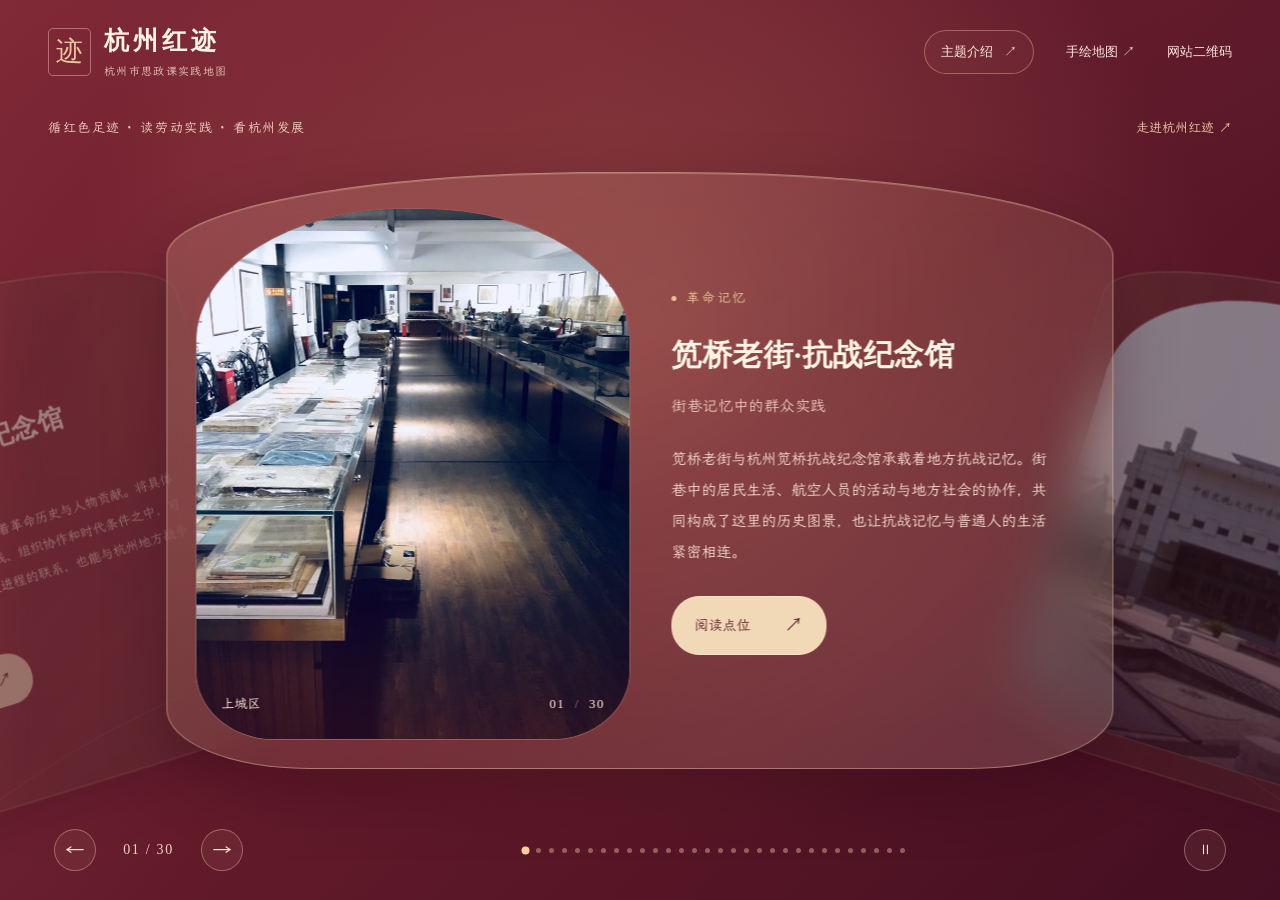
<file: index.html>
<!doctype html>
<html lang="zh-CN">
<head>
  <meta charset="utf-8">
  <meta name="viewport" content="width=device-width,initial-scale=1">
  <meta name="theme-color" content="#681c2b">
  <meta name="description" content="杭州红迹·杭州市思政课实践地图。循着手绘地图，走近杭州30处观察点，读懂地方历史与实践背后的马克思主义基本原理。">
  <title>杭州红迹 · 杭州市思政课实践地图</title>
  <link rel="icon" href="favicon.svg" type="image/svg+xml">
  <link rel="stylesheet" href="styles.css">
  <script src="data.js" defer></script>
  <script src="site-config.js" defer></script>
  <script src="app.js" defer></script>
</head>
<body class="home-page">
  <div class="hero-backdrop" aria-hidden="true"><img id="hero-background" src="photo-01.webp" alt=""><div></div></div>
  <header class="site-header">
    <a class="brand" href="index.html" aria-label="杭州红迹首页"><span class="brand-seal" aria-hidden="true">迹</span><span class="brand-name">杭州红迹<span>杭州市思政课实践地图</span></span></a>
    <nav class="site-nav" aria-label="主导航"><a class="nav-link" href="introduction.html">主题介绍 <span aria-hidden="true">↗</span></a><button id="open-map">手绘地图 <span aria-hidden="true">↗</span></button><button id="open-share">网站二维码</button></nav>
  </header>

  <main class="home-main">
    <section id="carousel" class="hero-stage" aria-roledescription="轮播" aria-label="杭州红迹点位">
      <div class="hero-stage-heading"><p>循红色足迹 · 读劳动实践 · 看杭州发展</p><a href="introduction.html">走进杭州红迹 <span aria-hidden="true">↗</span></a></div>
      <div class="hero-frame">
        <div id="carousel-cards"></div>
      </div>
      <div class="hero-controls">
        <div class="slide-stepper"><button id="previous" class="step-button" aria-label="上一个点位">←</button><span id="carousel-count" class="carousel-count" aria-live="off">01 / 30</span><button id="next" class="step-button" aria-label="下一个点位">→</button></div>
        <div id="carousel-dots" class="carousel-dots" aria-label="选择轮播点位"></div>
        <button id="autoplay" class="autoplay" aria-label="暂停自动轮播" aria-pressed="false">Ⅱ</button>
      </div>
    </section>
  </main>
  <dialog id="point-dialog" class="point-dialog" aria-labelledby="point-title"><button class="close-button" data-close aria-label="关闭详情">×</button><div id="point-content"></div></dialog>
  <dialog id="map-dialog" class="map-dialog" aria-labelledby="map-title"><div class="map-toolbar"><h2 id="map-title">杭州红迹 · 手绘地图</h2><div><a href="杭州红迹-手绘地图.png?rev=3092199ca335" download>下载原图 ↓</a><button data-close aria-label="关闭地图">×</button></div></div><div class="map-scroll"><img src="map-detail.webp?rev=3092199ca335" alt="杭州红迹手绘地图，完整呈现13个区县市和30处点位" width="5000" height="3500"></div><p class="map-hint">双击地图切换放大，可滚动查看细节。</p></dialog>
  <dialog id="share-dialog" class="share-dialog" aria-labelledby="share-title"><button class="close-button" data-close aria-label="关闭二维码">×</button><span class="dialog-kicker">杭州红迹 · 数字导览</span><h2 id="share-title">扫码访问配套网站</h2><img src="site-qr.png" alt="杭州红迹介绍网站访问二维码" width="260" height="260"><a id="site-url" href="#"></a><a class="download-qr" href="site-qr.png" download="杭州红迹-访问二维码.png">保存二维码 ↓</a></dialog>
</body>
</html>
</file>
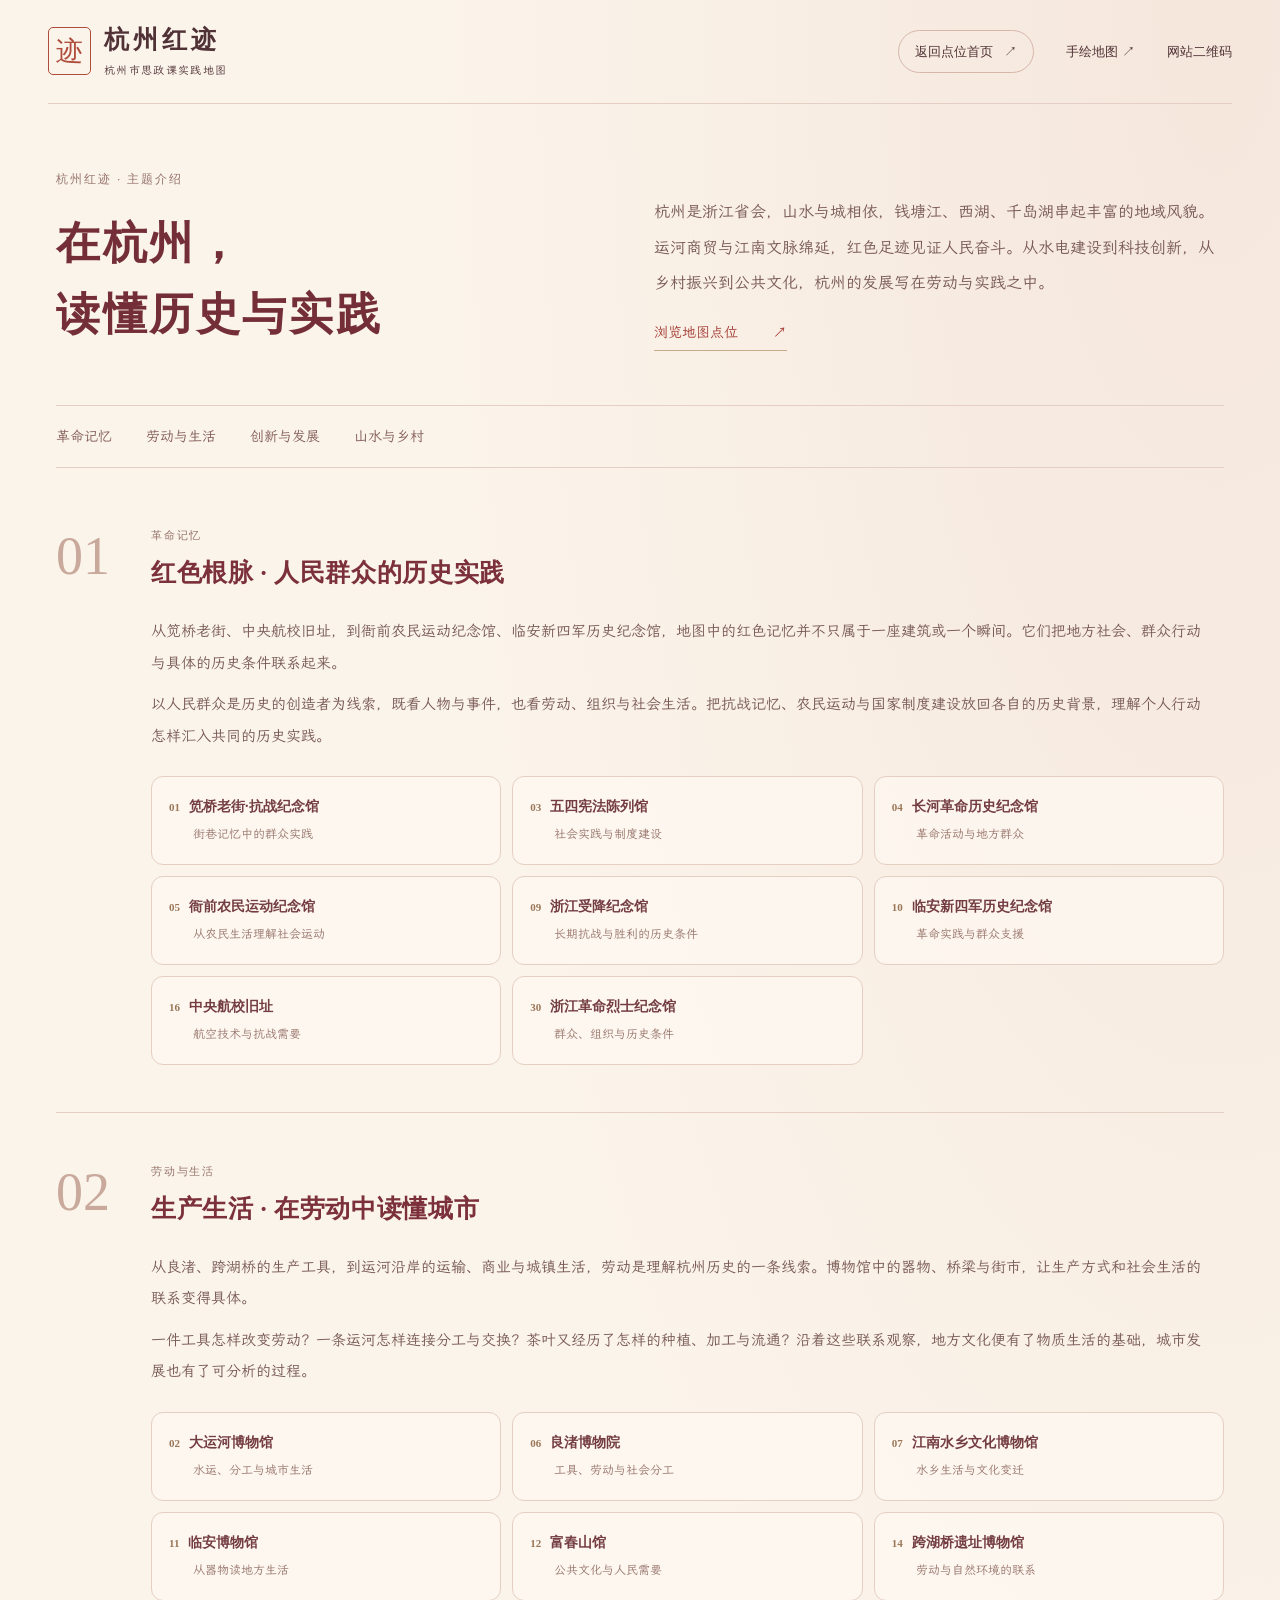
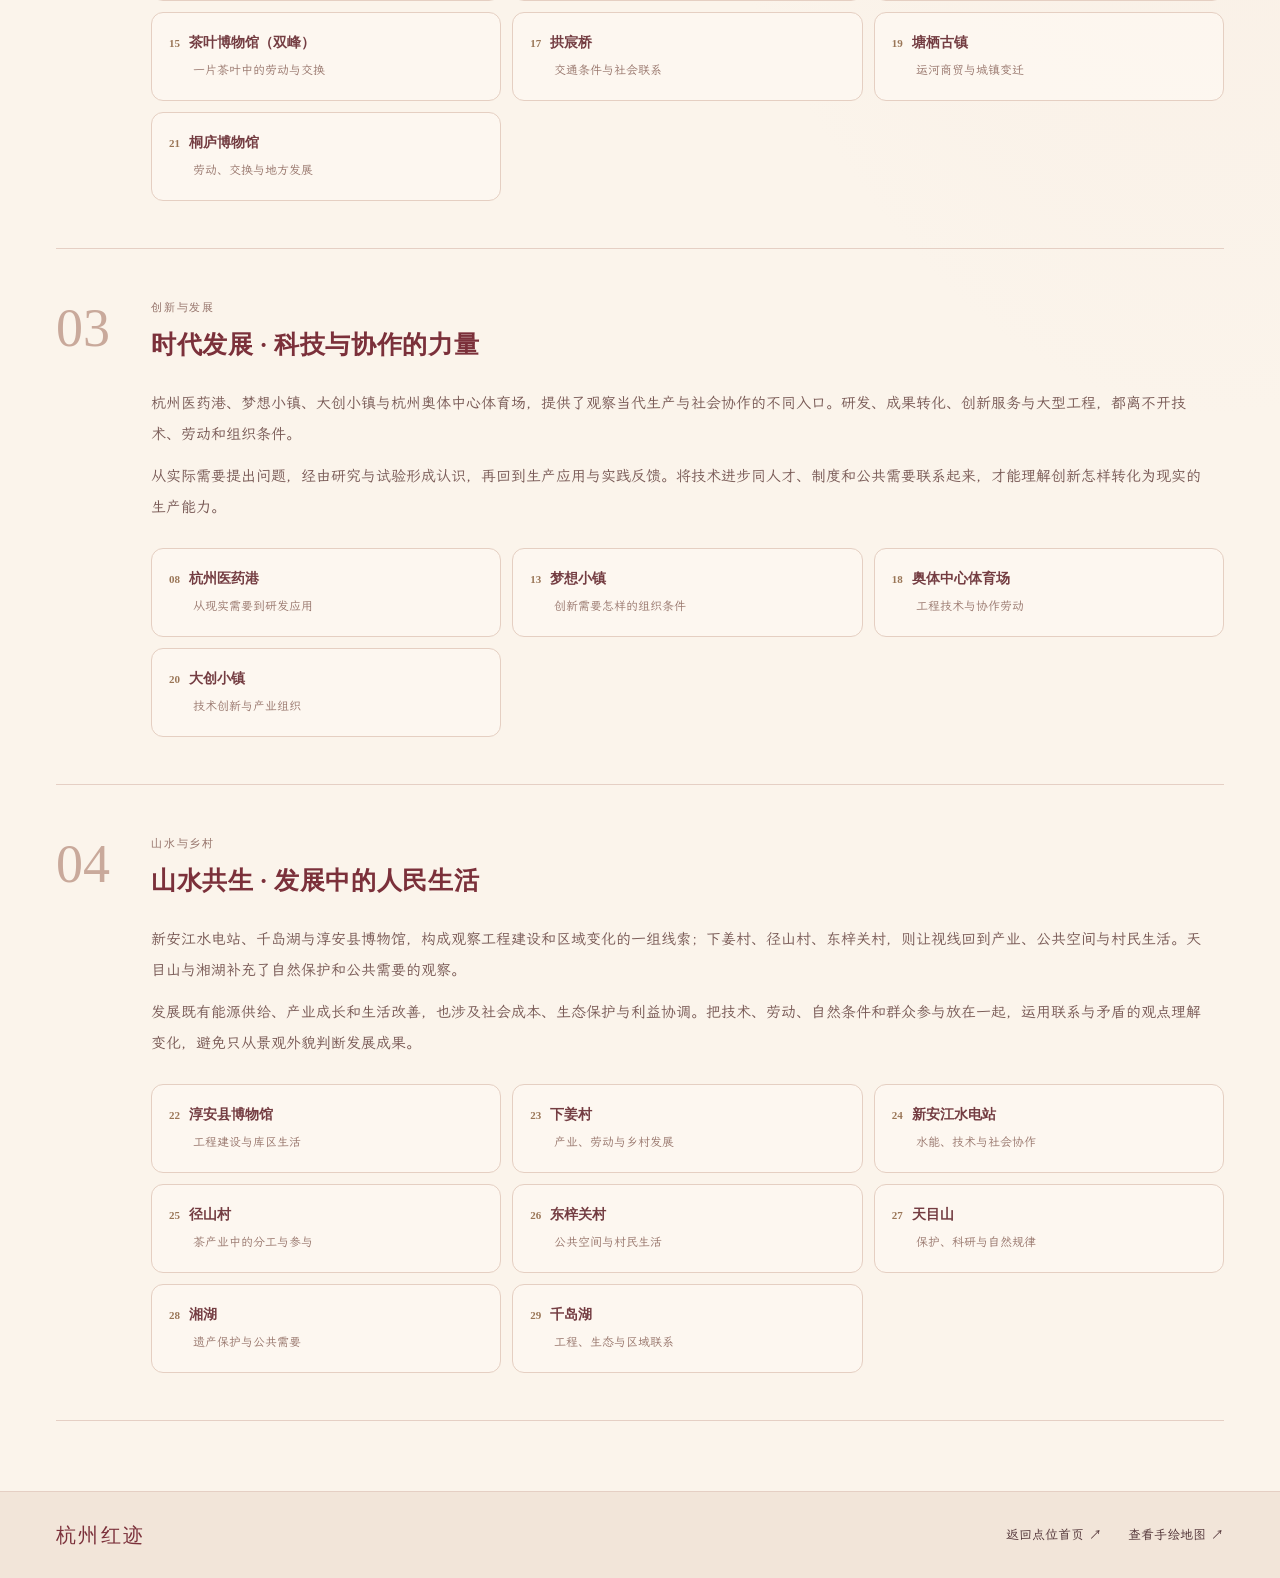
<file: introduction.html>
<!doctype html>
<html lang="zh-CN">
<head>
  <meta charset="utf-8">
  <meta name="viewport" content="width=device-width,initial-scale=1">
  <meta name="theme-color" content="#fbf4eb">
  <meta name="description" content="杭州红迹·杭州市思政课实践地图。循着手绘地图，走近杭州30处观察点，读懂地方历史与实践背后的马克思主义基本原理。">
  <title>主题介绍 · 杭州红迹</title>
  <link rel="icon" href="favicon.svg" type="image/svg+xml">
  <link rel="stylesheet" href="styles.css">
  <script src="data.js" defer></script>
  <script src="site-config.js" defer></script>
  <script src="app.js" defer></script>
</head>
<body class="introduction-page">
  <header class="site-header">
    <a class="brand" href="index.html" aria-label="杭州红迹首页"><span class="brand-seal" aria-hidden="true">迹</span><span class="brand-name">杭州红迹<span>杭州市思政课实践地图</span></span></a>
    <nav class="site-nav" aria-label="主导航"><a class="nav-link" href="index.html">返回点位首页 <span aria-hidden="true">↗</span></a><button id="open-map">手绘地图 <span aria-hidden="true">↗</span></button><button id="open-share">网站二维码</button></nav>
  </header>

  <main class="introduction-main">
    <section class="introduction-lead" aria-labelledby="introduction-title">
      <div><p class="section-eyebrow">杭州红迹 · 主题介绍</p><h1 id="introduction-title">在杭州，<br>读懂历史与实践</h1></div>
      <div class="lead-copy"><p>杭州是浙江省会，山水与城相依，钱塘江、西湖、千岛湖串起丰富的地域风貌。运河商贸与江南文脉绵延，红色足迹见证人民奋斗。从水电建设到科技创新，从乡村振兴到公共文化，杭州的发展写在劳动与实践之中。</p><a class="text-link" href="index.html">浏览地图点位 <span aria-hidden="true">↗</span></a></div>
    </section>
    <nav class="theme-nav" aria-label="主题导航"><a href="#theme-history">革命记忆</a><a href="#theme-labor">劳动与生活</a><a href="#theme-innovation">创新与发展</a><a href="#theme-ecology">山水与乡村</a></nav>
    <div id="theme-sections"></div>
  </main>
  <footer><div class="footer-inner"><a class="footer-brand" href="index.html">杭州红迹</a><div class="footer-actions"><a href="index.html">返回点位首页 ↗</a><button id="open-map-footer">查看手绘地图 ↗</button></div></div></footer>
  <dialog id="point-dialog" class="point-dialog" aria-labelledby="point-title"><button class="close-button" data-close aria-label="关闭详情">×</button><div id="point-content"></div></dialog>
  <dialog id="map-dialog" class="map-dialog" aria-labelledby="map-title"><div class="map-toolbar"><h2 id="map-title">杭州红迹 · 手绘地图</h2><div><a href="杭州红迹-手绘地图.png?rev=3092199ca335" download>下载原图 ↓</a><button data-close aria-label="关闭地图">×</button></div></div><div class="map-scroll"><img src="map-detail.webp?rev=3092199ca335" alt="杭州红迹手绘地图，完整呈现13个区县市和30处点位" width="5000" height="3500"></div><p class="map-hint">双击地图切换放大，可滚动查看细节。</p></dialog>
  <dialog id="share-dialog" class="share-dialog" aria-labelledby="share-title"><button class="close-button" data-close aria-label="关闭二维码">×</button><span class="dialog-kicker">杭州红迹 · 数字导览</span><h2 id="share-title">扫码访问配套网站</h2><img src="site-qr.png" alt="杭州红迹介绍网站访问二维码" width="260" height="260"><a id="site-url" href="#"></a><a class="download-qr" href="site-qr.png" download="杭州红迹-访问二维码.png">保存二维码 ↓</a></dialog>
</body>
</html>
</file>
<file: styles.css>
@font-face{font-family:WenKai;src:url('wenkai.woff2') format('woff2');font-weight:400;font-display:swap}
:root{--ink:#503236;--red:#a43d34;--muted:#896c69;--line:#e1c9c0;--paper:#fbf4eb;--serif:'Noto Serif SC','Source Han Serif SC','Songti SC','STSong','SimSun',serif;--sans:'Microsoft YaHei',sans-serif}
*{box-sizing:border-box}html{scroll-behavior:smooth}body{margin:0;color:var(--ink);background:var(--paper);font-family:WenKai,var(--sans);font-size:16px;line-height:1.8}button,a{-webkit-tap-highlight-color:transparent}button{font:inherit;color:inherit;cursor:pointer;border:0}a{color:inherit;text-decoration:none}button:focus-visible,a:focus-visible{outline:3px solid #d0aa60;outline-offset:5px}button[hidden],[hidden]{display:none!important}body.modal-open{overflow:hidden}svg{display:block}p,h1,h2,h3,h4{overflow-wrap:break-word}
.site-header{height:104px;display:flex;align-items:center;justify-content:space-between;gap:28px;max-width:1540px;width:calc(100% - 96px);margin:0 auto;position:relative;z-index:2}.brand{display:inline-flex;gap:13px;align-items:center}.brand-seal{width:43px;height:48px;border:1px solid currentColor;display:grid;place-items:center;font-family:var(--serif);font-size:27px;border-radius:5px;color:#af4c3b;line-height:1}.brand-name{font-family:var(--serif);font-size:25px;font-weight:700;letter-spacing:.16em;line-height:1.4}.brand-name>span{font-family:WenKai,var(--sans);display:block;letter-spacing:.12em;font-size:11px;line-height:1.8;font-weight:400;margin-top:4px}.site-nav{display:flex;align-items:center;gap:32px;font-family:var(--sans);font-size:13px}.site-nav button{background:none;padding:10px 0;font-family:inherit;font-size:inherit}.site-nav a,.site-nav button{transition:opacity .2s}.site-nav a:hover,.site-nav button:hover{opacity:.7}.site-nav .nav-link{padding:9px 16px;border:1px solid #d7b6aa;border-radius:24px}.nav-link span{margin-left:8px}
.introduction-page{background:radial-gradient(ellipse at 95% 0,#ecd2c466,transparent 45%),#fbf4eb}.introduction-page .site-header{border-bottom:1px solid #e5cfc4}.introduction-main{max-width:1280px;width:calc(100% - 112px);margin:0 auto;padding:65px 0 70px}.introduction-lead{display:grid;grid-template-columns:1fr 1.1fr;gap:80px;align-items:end;padding:0 0 54px}.section-eyebrow{font-size:12px;font-family:var(--sans);color:#96746b;letter-spacing:.16em;margin:0 0 17px}.introduction-lead h1{font-family:var(--serif);font-size:clamp(32px,3.4vw,49px);line-height:1.65;letter-spacing:.06em;margin:0;font-weight:600;color:#742e38}.lead-copy p{font-size:16px;line-height:2.2;margin:0 0 18px;color:#785955}.text-link{display:inline-flex;gap:35px;align-items:center;color:var(--red);font-size:14px;border-bottom:1px solid #c7aa8a;padding-bottom:5px}.theme-nav{display:flex;gap:34px;align-items:center;padding:18px 0;border-top:1px solid #e5cfc4;border-bottom:1px solid #e5cfc4;margin-bottom:58px;font-size:14px;color:#815b56}.theme-nav a:hover{color:var(--red)}.theme-section{scroll-margin-top:26px;padding:0 0 47px;margin:0 0 49px;border-bottom:1px solid #e5cfc4}.theme-section:last-child{margin-bottom:0}.theme-heading{display:flex;gap:25px;align-items:flex-start;margin:0 0 23px}.theme-index{font-family:Georgia,serif;color:#c9a99b;font-size:54px;line-height:1.12;font-weight:400;min-width:70px}.theme-heading .section-eyebrow{margin:0 0 7px;font-size:11px}.theme-heading h2{font-family:var(--serif);color:#7b303a;font-size:25px;font-weight:600;letter-spacing:.025em;margin:0;line-height:1.6}.theme-text{margin:0 0 24px 95px;color:#785955;font-size:15px;line-height:2.1;max-width:1050px}.theme-text p{margin:0 0 10px}.point-links{margin-left:95px;display:grid;grid-template-columns:repeat(3,minmax(0,1fr));gap:11px}.point-tile{min-width:0;position:relative;background:#fffaf4ad;border:1px solid #e5cfc2;border-radius:12px;padding:15px 17px;text-align:left;min-height:89px;transition:transform .2s,background .2s,border-color .2s}.point-tile:hover{background:#fffdf4;border-color:#bb8075;transform:translateY(-2px)}.tile-title{display:flex;align-items:baseline;gap:9px;color:#743d42;font-size:14px;line-height:1.7;font-family:var(--serif);font-weight:600}.tile-number{font-family:Georgia,serif;font-size:11px;color:#9a7657;flex-shrink:0}.tile-subtitle{display:block;margin:5px 0 0 24px;font-size:12px;color:#97756b;line-height:1.8}footer{border-top:1px solid #e5cfc4;background:#f2e5d9}.footer-inner{max-width:1280px;width:calc(100% - 112px);margin:0 auto;display:flex;align-items:center;justify-content:space-between;padding:25px 0;gap:25px}.footer-brand{font-family:var(--serif);font-size:20px;letter-spacing:.12em;color:#7b303a}.footer-actions{display:flex;gap:26px;font-size:13px}.footer-actions button{font:inherit;background:none;padding:0;color:inherit}
dialog{padding:0;border:1px solid #e0c6b8;border-radius:22px;background:#fff9ef;color:var(--ink);box-shadow:0 25px 90px #0005}dialog::backdrop{background:#2c0914bf;backdrop-filter:blur(8px);-webkit-backdrop-filter:blur(8px)}.point-dialog{width:min(820px,calc(100vw - 40px));max-height:90vh;max-height:90dvh;overflow-y:auto;scrollbar-width:thin;scrollbar-color:#ceb1a5 transparent}.close-button{position:sticky;display:block;margin:13px 14px -49px auto;top:13px;right:14px;border:1px solid #e4dec9;background:#fff9eff2;width:36px;height:36px;font-family:Arial,sans-serif;line-height:31px;font-size:26px;border-radius:50%;color:#7a7965;z-index:3}.detail-cover{height:260px;position:relative;background:#ead9cd;border-bottom:1px solid #dfc7ba}.detail-cover img{display:block;width:100%;height:100%;object-fit:cover}.detail-number{position:absolute;bottom:17px;left:38px;font-family:Georgia,serif;font-size:14px;background:#fffceae8;border:1px solid #c6b597;border-radius:20px;padding:1px 11px;color:#9b5d48}.detail-body{padding:31px 42px 35px}.dialog-kicker{font-size:12px;color:#8e7a5f;letter-spacing:.08em;display:block;margin-bottom:10px}.detail-body h2{font-family:var(--serif);font-size:28px;line-height:1.6;color:var(--red);margin:0 0 22px;font-weight:700}.detail-body p{font-size:15px;line-height:2.1;margin:0}.detail-body .detail-section-title{display:flex;align-items:center;gap:9px;font-family:var(--serif);font-size:19px;font-weight:700;color:#813c43;border:0;border-bottom:1px solid #e3cbbb;padding:0 0 10px;margin:25px 0 16px;line-height:1.6}.detail-section-title svg{width:22px;height:22px;flex:0 0 22px}.detail-location .detail-section-title{margin-top:20px}.principles-section{margin-top:30px}.principle-list{list-style:none;padding:0;margin:0}.principle-list li+li{margin-top:24px}.principle-list h4{font-family:var(--serif);font-size:16px;line-height:1.9;font-weight:700;color:var(--red);margin:0 0 9px}.detail-body .principle-list p{margin:0;line-height:2.1}.detail-nav{display:flex;justify-content:space-between;gap:20px;border-top:1px solid #e5d2c0;padding:16px 42px;background:#f7ebde}.detail-nav button{background:transparent;padding:0;font-size:13px;color:#7f7257}.detail-nav button:hover{color:var(--red)}.map-dialog{width:94vw;max-width:1500px;max-height:94vh;max-height:94dvh;border-radius:14px}.map-toolbar{display:flex;justify-content:space-between;align-items:center;padding:13px 23px;border-bottom:1px solid #e4cebd;gap:18px}.map-toolbar h2{font-size:17px;color:var(--red);margin:0}.map-toolbar>div{display:flex;align-items:center;gap:25px}.map-toolbar a{font-size:13px}.map-toolbar button{font-size:27px;background:transparent;line-height:1.2;padding:0}.map-scroll{overflow:auto;max-height:77vh;max-height:77dvh;cursor:zoom-in;background:#f6f1df}.map-scroll img{display:block;width:100%;height:auto}.map-scroll.zoomed{cursor:zoom-out}.map-scroll.zoomed img{width:2400px;max-width:none}.map-hint{text-align:center;font-size:12px;color:#90876d;margin:8px}.share-dialog{text-align:center;padding:37px 40px 32px;width:450px;max-width:calc(100vw - 32px)}.share-dialog .close-button{position:absolute;top:0}.share-dialog h2{font-family:var(--serif);font-size:24px;color:var(--red);margin:10px 0 20px}.share-dialog img{width:240px;height:240px;max-width:90%;object-fit:contain;display:block;margin:0 auto 18px;background:white;border:1px solid #e3cbbb;padding:7px}.share-dialog>a{display:block;font-family:Arial,sans-serif;font-size:12px;word-break:break-all;color:var(--red)}.share-dialog .download-qr{font:14px WenKai,var(--sans);border-bottom:1px solid #c9b391;display:inline-block;margin-top:10px;padding-bottom:2px}
/* Homepage: an arched glass card moving along a circular path. */
.home-page{background:#681c2b;color:#fff3e4;overflow-x:clip;isolation:isolate}
.hero-backdrop{position:fixed;inset:0;z-index:-1;overflow:hidden;background:#681c2b}
.hero-backdrop>img{width:100%;height:100%;object-fit:cover;filter:grayscale(1) blur(30px);opacity:.08;transform:scale(1.12)}
.hero-backdrop>div{position:absolute;inset:0;background:radial-gradient(ellipse at 50% 36%,#bd6d5b65,transparent 64%),linear-gradient(135deg,#862a38c9,#5e1828d9 55%,#410e21ef)}
.home-page .brand-seal{color:#e8c99a;border-color:#edcca175}.home-page .brand-name>span{color:#e6c9bb}.home-page .site-nav{color:#fae9dc}.home-page .nav-link{border-color:#eac39c66;background:#e9c3a009}
.home-main{height:calc(100svh - 104px);min-height:580px}
.hero-stage{height:100%;width:100%;margin:0 auto;display:flex;flex-direction:column;padding-bottom:14px;touch-action:pan-y;overflow:clip}
.hero-stage-heading{width:calc(100% - 96px);max-width:1540px;margin:0 auto;min-height:48px;display:flex;align-items:center;justify-content:space-between;gap:20px;color:#efd3c0;font-size:13px;position:relative;z-index:15}
.hero-stage-heading p{margin:0;letter-spacing:.12em}.hero-stage-heading>a{color:#edcda1}
.hero-frame{position:relative;flex:1;min-height:0;perspective:1800px;isolation:isolate}
.hero-frame:before{content:'';position:absolute;left:50%;top:68%;width:160%;height:280%;transform:translateX(-50%);border:1px solid #e3b78e22;border-radius:50%;pointer-events:none;z-index:-1}
.hero-frame>#carousel-cards{height:100%;position:relative}
.scene-card{--orbit-angle:0deg;--orbit-scale:1;position:absolute;left:50%;top:3%;width:min(74%,1060px);height:91%;display:grid;grid-template-columns:minmax(0,1fr) minmax(0,1.05fr);gap:0;padding:28px 25px 28px 28px;border:1px solid #f6d4ae6b;border-radius:46% 46% 15% 15% / 14% 14% 10% 10%;background:linear-gradient(140deg,#dfaa8f32,#d4a08721 55%,#e9b7a62e);box-shadow:0 24px 54px #26041140,inset 0 1px 0 #ffe7ce30;backdrop-filter:blur(22px);-webkit-backdrop-filter:blur(22px);transform-origin:50% 50%;transform:translateX(-50%) translateY(var(--orbit-radius)) rotate(var(--orbit-angle)) translateY(calc(-1 * var(--orbit-radius))) scale(var(--orbit-scale));opacity:0;visibility:hidden;pointer-events:none;overflow:hidden;will-change:transform,opacity}
.wheel-ready .scene-card{transition:transform 850ms cubic-bezier(.22,.7,.22,1),opacity 700ms ease,filter 700ms ease,visibility 850ms}
.scene-card.is-in-orbit{visibility:visible;opacity:.6;cursor:pointer;pointer-events:auto;filter:brightness(.77)}
.scene-card.is-center{opacity:1;filter:brightness(1);cursor:default;background:linear-gradient(140deg,#e9b5973b,#d4a08725 55%,#e9b7a636);box-shadow:0 24px 64px #26041154,inset 0 1px 0 #ffe7ce38}
.scene-card:not(.is-center) button{pointer-events:none}
.scene-picture{display:block;position:relative;min-width:0;min-height:0;background:#672638;border-radius:48% 48% 18% 18% / 25% 25% 13% 13%;overflow:hidden;padding:0;margin:7px 0 0;text-align:left;border:1px solid #efcfad55}
.scene-picture:after{content:'';position:absolute;inset:0;background:linear-gradient(0deg,#300a1cb3,transparent 38%);pointer-events:none}
.scene-picture img{display:block;width:100%;height:100%;object-fit:cover;transition:transform 1s}.scene-picture:hover img{transform:scale(1.035)}
.scene-place{position:absolute;bottom:24px;left:25px;right:25px;z-index:1;display:flex;justify-content:space-between;gap:15px;color:#fff3e4;font-size:13px;text-shadow:0 1px 4px #320b19}.scene-place>span:last-child{font-family:Georgia,serif;letter-spacing:.1em}.scene-place>span:last-child>span{opacity:.5;margin:0 5px}
.scene-caption{display:flex;flex-direction:column;justify-content:center;align-items:flex-start;padding:20px clamp(20px,2.3vw,42px) 20px clamp(25px,3.2vw,53px);min-width:0}
.scene-category{display:flex;align-items:center;gap:10px;color:#ebc798;font-size:13px;letter-spacing:.18em;margin-bottom:22px}.scene-category>span{height:5px;width:5px;background:#e9c591;border-radius:50%}
.scene-title{font-family:var(--serif);font-weight:600;font-size:clamp(28px,2.35vw,40px);line-height:1.55;letter-spacing:.02em;margin:0;color:#fff5e6;text-wrap:balance}
.scene-subtitle{font-size:15px;color:#edcbbc;margin:15px 0 0;letter-spacing:.03em}.scene-intro{font-size:15px;line-height:2.05;color:#f4ddd0;margin:24px 0 29px;max-width:34em}
.read-point{display:inline-flex;align-items:center;justify-content:space-between;gap:34px;min-width:150px;padding:11px 22px;background:#f1d9b8;color:#6a2333;border:1px solid #ffe4c3;border-radius:28px;font-size:14px;transition:background .2s,transform .2s}.read-point:hover{background:#ffe8c8;transform:translateY(-2px)}.read-point span{font-size:19px}
.hero-controls{position:relative;z-index:16;min-height:78px;width:calc(100% - 96px);max-width:1540px;margin:0 auto;display:flex;justify-content:space-between;align-items:center;gap:24px;padding:6px 6px 0}.slide-stepper{display:flex;align-items:center;gap:20px}.step-button,.autoplay{width:42px;height:42px;border:1px solid #e9c6a66b;border-radius:50%;background:#e9c6a612;color:#faead8;font-size:20px;line-height:1;padding:0;transition:background .2s}.step-button:hover,.autoplay:hover{background:#e9c6a62e}.carousel-count{font-family:Georgia,serif;min-width:65px;text-align:center;font-size:14px;letter-spacing:.12em;color:#f1d6bd}.autoplay{font:13px Arial,sans-serif}
.carousel-dots{display:flex;justify-content:center;gap:0}.carousel-dots button{position:relative;display:block;width:13px;height:28px;flex-shrink:0;padding:0;background:transparent}.carousel-dots button:after{content:'';position:absolute;left:4px;top:12px;width:5px;height:5px;border-radius:50%;background:#e2b69b77;transition:background .3s,transform .3s}.carousel-dots button.active:after{background:#f2d19f;transform:scale(1.6)}
@media(min-width:1800px){.scene-card{width:1120px}.scene-title{font-size:42px}.scene-intro{font-size:17px}.scene-subtitle{font-size:17px}}
@media(max-width:1100px){.site-header,.hero-stage-heading,.hero-controls{width:calc(100% - 56px)}.site-nav{gap:22px}.scene-card{width:78%;padding:23px}.scene-caption{padding:20px 18px 20px 29px}.scene-title{font-size:29px}.scene-intro{font-size:14px;margin:19px 0 24px}.scene-category{margin-bottom:16px}.scene-subtitle{font-size:14px}.introduction-main,.footer-inner{width:calc(100% - 72px)}.introduction-lead{gap:40px}.theme-text,.point-links{margin-left:0}.theme-heading{gap:20px}.theme-heading h2{font-size:23px}.carousel-dots button{width:11px}.carousel-dots button:after{left:3px}}
@media(max-height:800px) and (min-width:761px){.site-header{height:86px}.home-main{height:calc(100svh - 86px);min-height:540px}.hero-stage-heading{min-height:40px}.hero-controls{min-height:65px}.scene-card{padding:23px;height:92%;top:2%}.scene-caption{padding-top:15px;padding-bottom:15px}.scene-title{font-size:29px}.scene-category{margin-bottom:14px}.scene-intro{font-size:14px;margin:17px 0 22px}.scene-subtitle{font-size:14px;margin-top:11px}}
@media(max-width:760px){.site-header{height:86px;width:calc(100% - 36px);gap:15px}.brand{gap:9px}.brand-seal{width:33px;height:40px;font-size:23px}.brand-name{font-size:21px}.brand-name>span{font-size:9px;letter-spacing:.04em}.site-nav{gap:13px;font-size:11px}.site-nav .nav-link{padding:7px 12px}.nav-link span{margin-left:2px}.home-main{height:calc(100svh - 86px);min-height:0}.hero-stage{padding-bottom:13px}.hero-stage-heading,.hero-controls{width:calc(100% - 36px)}.hero-stage-heading{min-height:42px;font-size:11px}.hero-stage-heading p{letter-spacing:.035em}.hero-stage-heading>a{display:none}.scene-card{width:80%;height:94%;top:1%;grid-template-columns:1fr;grid-template-rows:minmax(140px,1fr) auto;padding:13px;border-radius:48% 48% 16% 16% / 12% 12% 8% 8%}.scene-picture{margin:0;border-radius:48% 48% 14% 14% / 25% 25% 10% 10%;min-height:0}.scene-place{left:19px;right:19px;bottom:18px;font-size:12px}.scene-caption{padding:19px 17px 15px}.scene-category{font-size:11px;margin-bottom:10px}.scene-title{font-size:26px;line-height:1.5;text-wrap:pretty}.scene-subtitle{font-size:13px;margin-top:9px}.scene-intro{display:-webkit-box;-webkit-box-orient:vertical;-webkit-line-clamp:3;overflow:hidden;font-size:14px;line-height:1.9;margin:15px 0 20px}.read-point{font-size:13px;padding:9px 18px;min-width:143px}.hero-controls{min-height:76px;padding:3px 0 20px;justify-content:center;gap:10px}.slide-stepper{gap:22px}.step-button,.autoplay{width:39px;height:39px}.autoplay{position:absolute;right:0;top:5px}.carousel-count{font-size:13px}.carousel-dots{position:absolute;left:0;right:0;bottom:0;height:20px}.carousel-dots button{width:10px;height:20px}.carousel-dots button:after{width:4px;height:4px;left:3px;top:8px}.introduction-main{width:calc(100% - 40px);padding:42px 0 45px}.introduction-lead{grid-template-columns:1fr;gap:27px;padding-bottom:32px}.introduction-lead h1{font-size:34px;line-height:1.6}.section-eyebrow{font-size:11px;margin-bottom:14px}.lead-copy p{font-size:14px;line-height:2.1}.text-link{font-size:13px}.theme-nav{gap:0;justify-content:space-between;font-size:12px;margin-bottom:35px;padding:15px 0}.theme-heading{gap:16px;margin-bottom:21px}.theme-index{font-size:44px;min-width:51px}.theme-heading .section-eyebrow{font-size:10px}.theme-heading h2{font-size:20px;line-height:1.65}.theme-text{font-size:14px;line-height:2.05;margin-bottom:22px}.theme-section{padding-bottom:32px;margin-bottom:34px}.point-links{grid-template-columns:repeat(2,minmax(0,1fr));gap:9px}.point-tile{padding:12px 11px;min-height:91px;border-radius:15px}.tile-title{font-size:12px;gap:6px;line-height:1.8}.tile-number{font-size:10px}.tile-subtitle{font-size:11px;margin-left:20px}.footer-inner{width:calc(100% - 40px);padding:22px 0;gap:17px;flex-wrap:wrap}.footer-brand{font-size:18px}.footer-actions{gap:20px;font-size:11px}.point-dialog{width:calc(100vw - 26px);border-radius:22px;max-height:92dvh}.detail-cover{height:210px}.detail-body{padding:25px 24px 28px}.dialog-kicker{font-size:11px}.detail-body h2{font-size:23px;line-height:1.65}.detail-body p{font-size:14px;line-height:2.05}.detail-body .detail-section-title{font-size:16px;gap:7px;margin-bottom:14px}.detail-section-title svg{width:18px;height:18px;flex-basis:18px}.principle-list h4{font-size:15px;line-height:1.85}.principle-list li+li{margin-top:23px}.principles-section{margin-top:26px}.detail-number{left:24px;font-size:12px}.detail-nav{padding:15px 24px}.detail-nav button{font-size:12px}.map-toolbar{padding:12px 14px;gap:10px}.map-toolbar h2{font-size:13px}.map-toolbar>div{gap:13px}.map-toolbar a{font-size:11px}.map-dialog{width:96vw}.map-hint{font-size:11px}.share-dialog{padding:35px 25px 28px}}
@media(max-width:600px){.site-header{height:114px;flex-direction:column;align-items:stretch;justify-content:center;gap:7px}.brand{align-self:flex-start}.site-nav{justify-content:space-between;gap:14px;font-size:12px}.site-nav .nav-link{padding:5px 12px}.site-nav button{padding:5px 0}.brand-name>span{font-size:10px}.home-main{height:calc(100svh - 114px)}.scene-card{width:82%}.scene-title{font-size:25px}}
@media(max-width:760px) and (max-height:740px){.scene-intro{display:none}.scene-caption{padding:15px 14px 14px}.scene-title{font-size:23px;line-height:1.4}.scene-subtitle{margin-bottom:16px}.scene-category{margin-bottom:8px}.hero-controls{min-height:72px}.scene-card{padding:11px;grid-template-rows:minmax(125px,1fr) auto}}
@media(max-width:380px){.scene-title{font-size:23px}.carousel-dots button{width:9px}.introduction-main{width:calc(100% - 32px)}}
@media(max-height:650px) and (min-width:761px){.site-header{height:74px}.home-main{height:calc(100svh - 74px);min-height:390px}.hero-stage-heading{min-height:34px}.hero-controls{min-height:58px}.scene-intro{display:none}.scene-title{font-size:24px;line-height:1.4}.scene-category{font-size:11px;margin-bottom:10px}.scene-subtitle{font-size:13px;margin:10px 0 20px}.scene-caption{padding-top:12px;padding-bottom:12px}.scene-card{padding:19px}}
@media(prefers-reduced-motion:reduce){html{scroll-behavior:auto}*,*:before,*:after{animation:none!important;transition:none!important}}
</file>
